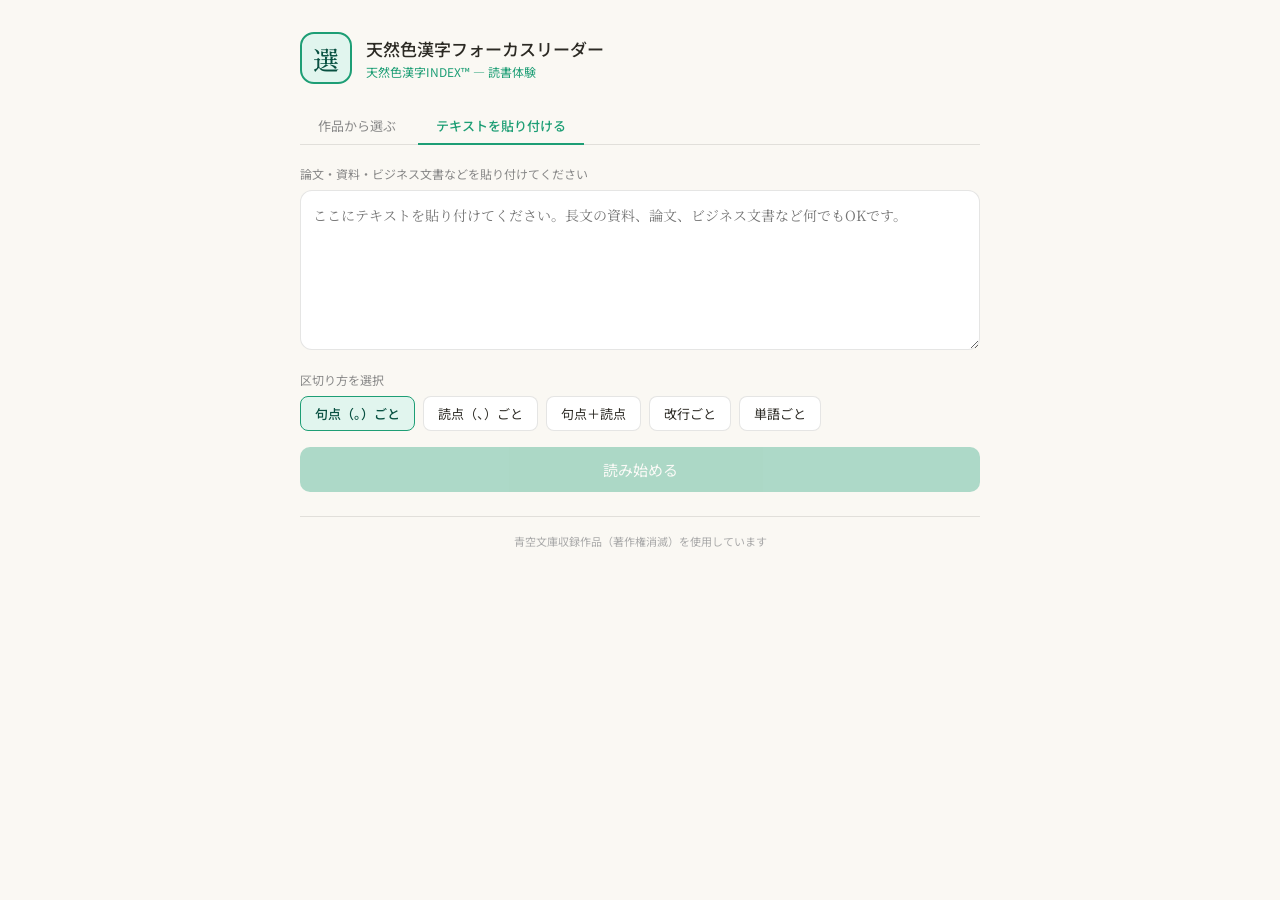
<file: index.html>
<!DOCTYPE html>
<html lang="ja">
<head>
  <meta charset="UTF-8">
  <meta name="viewport" content="width=device-width, initial-scale=1.0">
  <title>天然色漢字フォーカスリーダー</title>
  <link rel="preconnect" href="https://fonts.googleapis.com">
  <link href="https://fonts.googleapis.com/css2?family=Noto+Serif+JP:wght@300;400;500&family=Noto+Sans+JP:wght@300;400;500&display=swap" rel="stylesheet">
  <link rel="stylesheet" href="css/style.css">
</head>
<body>

<div id="top-app">
  <header id="top-header">
    <div id="logo-kanji">選</div>
    <div>
      <div id="logo-title">天然色漢字フォーカスリーダー</div>
      <div id="logo-sub">天然色漢字INDEX™ — 読書体験</div>
    </div>
  </header>

  <div id="mode-tabs">
    <button class="mode-tab" data-tab="books">作品から選ぶ</button>
    <button class="mode-tab active" data-tab="custom">テキストを貼り付ける</button>
  </div>

  <main id="tab-books" style="display:none">
    <div id="book-grid"></div>
  </main>

  <div id="tab-custom">
    <p class="section-label">論文・資料・ビジネス文書などを貼り付けてください</p>
    <textarea id="input-text" placeholder="ここにテキストを貼り付けてください。長文の資料、論文、ビジネス文書など何でもOKです。"></textarea>
    <p class="section-label">区切り方を選択</p>
    <div class="split-row">
      <button class="split-btn active" data-mode="kuten">句点（。）ごと</button>
      <button class="split-btn" data-mode="touten">読点（、）ごと</button>
      <button class="split-btn" data-mode="both">句点＋読点</button>
      <button class="split-btn" data-mode="line">改行ごと</button>
      <button class="split-btn" data-mode="word">単語ごと</button>
    </div>
    <button id="start-custom-btn" disabled>読み始める</button>
  </div>

  <footer id="top-footer">
    青空文庫収録作品（著作権消滅）を使用しています
  </footer>
</div>

<script src="data/kokoro.js"></script>
<script src="data/botchan.js"></script>
<script src="data/takekurabe.js"></script>
<script>
  const tabs = document.querySelectorAll('.mode-tab');
  tabs.forEach(tab => {
    tab.addEventListener('click', () => {
      tabs.forEach(t => t.classList.remove('active'));
      tab.classList.add('active');
      document.getElementById('tab-books').style.display = tab.dataset.tab === 'books' ? 'block' : 'none';
      document.getElementById('tab-custom').style.display = tab.dataset.tab === 'custom' ? 'block' : 'none';
    });
  });

  const books = [KOKORO, BOTCHAN, TAKEKURABE];
  const grid = document.getElementById('book-grid');
  books.forEach(book => {
    const card = document.createElement('div');
    card.className = 'book-card';
    card.innerHTML = `
      <div class="book-kanji">${book.kanji}</div>
      <div class="book-info">
        <div class="book-title">${book.title}</div>
        <div class="book-author">${book.author}</div>
        <div class="book-desc">${book.description}</div>
      </div>
      <div class="book-lines">${book.lines.length}行</div>
    `;
    card.addEventListener('click', () => {
      localStorage.setItem('selectedBook', book.id);
      localStorage.removeItem('customChunks');
      window.location.href = 'reader.html';
    });
    grid.appendChild(card);
  });

  let splitMode = 'kuten';
  document.querySelectorAll('.split-btn').forEach(btn => {
    btn.addEventListener('click', () => {
      document.querySelectorAll('.split-btn').forEach(b => b.classList.remove('active'));
      btn.classList.add('active');
      splitMode = btn.dataset.mode;
    });
  });

  const inputText = document.getElementById('input-text');
  const startBtn = document.getElementById('start-custom-btn');
  inputText.addEventListener('input', () => { startBtn.disabled = inputText.value.trim().length < 5; });

  function splitText(text, m) {
    if (m === 'kuten')  return text.split(/(?<=。)/).map(s => s.trim()).filter(Boolean);
    if (m === 'touten') return text.split(/(?<=、)/).map(s => s.trim()).filter(Boolean);
    if (m === 'both')   return text.split(/(?<=[。、])/).map(s => s.trim()).filter(Boolean);
    if (m === 'line')   return text.split(/\n+/).map(s => s.trim()).filter(Boolean);
    if (m === 'word')   return text.match(/[\u4e00-\u9fff\u3040-\u30ff]{1,8}|[a-zA-Z0-9]+|[^\s]/g) || [];
    return [];
  }

  startBtn.addEventListener('click', () => {
    const chunks = splitText(inputText.value.trim(), splitMode);
    if (!chunks.length) return;
    localStorage.setItem('customChunks', JSON.stringify(chunks));
    localStorage.setItem('splitMode', splitMode);
    localStorage.removeItem('selectedBook');
    window.location.href = 'reader.html';
  });
</script>
</body>
</html>
</file>
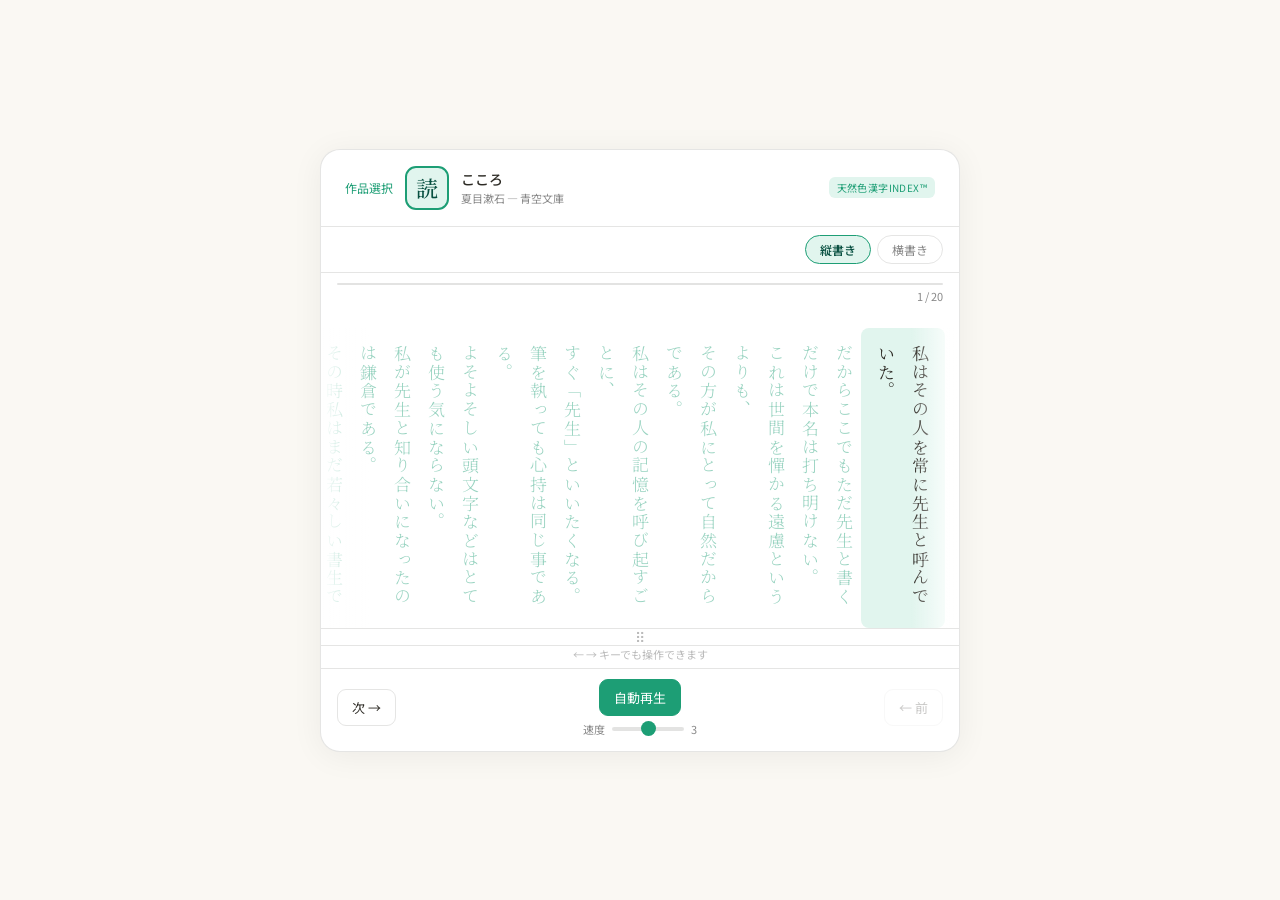
<file: reader.html>
<!DOCTYPE html>
<html lang="ja">
<head>
  <meta charset="UTF-8">
  <meta name="viewport" content="width=device-width, initial-scale=1.0">
  <title>フォーカスリーダー</title>
  <link rel="preconnect" href="https://fonts.googleapis.com">
  <link href="https://fonts.googleapis.com/css2?family=Noto+Serif+JP:wght@300;400;500&family=Noto+Sans+JP:wght@300;400;500&display=swap" rel="stylesheet">
  <link rel="stylesheet" href="css/style.css">
</head>
<body>

<div id="app">
  <div id="header">
    <button id="btn-back">作品選択</button>
    <div id="kanji-badge">読</div>
    <div id="header-info">
      <div id="header-title">—</div>
      <div id="header-sub">—</div>
    </div>
    <div id="brand">天然色漢字INDEX™</div>
  </div>

  <!-- 縦書き・横書き切替 -->
  <div id="mode-bar">
    <button class="mode-btn active" id="btn-tate" onclick="setMode('tate')">縦書き</button>
    <button class="mode-btn" id="btn-yoko" onclick="setMode('yoko')">横書き</button>
  </div>

  <div id="progress-wrap"><div id="progress-bar"></div></div>
  <div id="progress-label">1 / 0</div>
  <div id="chunk-info"></div>

  <div id="reader-area">
    <!-- 縦書きステージ -->
    <div id="stage-tate">
      <div id="fade-l"></div>
      <div id="fade-r"></div>
      <div id="track-tate"></div>
    </div>
    <!-- 横書きステージ -->
    <div id="stage-yoko" style="display:none">
      <div id="fade-t"></div>
      <div id="fade-b"></div>
      <div id="track-yoko"></div>
    </div>
    <!-- リサイザー -->
    <div id="stage-resizer">⠿</div>
    <!-- 読了バナー -->
    <div id="complete-banner">
      <div id="complete-kanji">完</div>
      <div id="complete-msg">読了しました</div>
      <div id="complete-sub">お疲れさまでした</div>
      <button id="reset-btn">最初から読む</button>
      <button id="back-btn">作品選択に戻る</button>
    </div>
  </div>

  <div id="hint">← → キーでも操作できます</div>

  <div id="controls">
    <button class="ctrl-btn" id="btn-next">次 →</button>
    <div id="speed-wrap">
      <button class="ctrl-btn primary" id="btn-auto">自動再生</button>
      <div id="speed-row">
        <label>速度</label>
        <input type="range" min="1" max="5" value="3" step="1" id="speed-slider">
        <label id="speed-val">3</label>
      </div>
    </div>
    <button class="ctrl-btn" id="btn-prev" disabled>← 前</button>
  </div>
</div>

<script src="data/kokoro.js"></script>
<script src="data/botchan.js"></script>
<script src="data/takekurabe.js"></script>
<script src="js/reader.js"></script>
</body>
</html>
</file>
<file: css/style.css>
/* ===== 天然色漢字フォーカスリーダー v4 — 共通スタイル ===== */

*, *::before, *::after { box-sizing: border-box; margin: 0; padding: 0; }

:root {
  --ac: #1d9e75;
  --ac-bg: #e1f5ee;
  --ac-text: #085041;
  --tx: #2c2a24;
  --su: #fff;
  --bd: rgba(44,42,36,0.12);
  --mu: rgba(44,42,36,0.13);
  --shadow: 0 4px 32px rgba(0,0,0,0.06);
}

@media (prefers-color-scheme: dark) {
  :root {
    --ac: #5dcaa5;
    --ac-bg: #04342c;
    --ac-text: #9fe1cb;
    --tx: #e8e4d8;
    --su: #1e1d1a;
    --bd: rgba(232,228,216,0.1);
    --mu: rgba(232,228,216,0.12);
    --shadow: 0 4px 32px rgba(0,0,0,0.3);
  }
}

html, body {
  min-height: 100%;
  background: #faf8f3;
  color: var(--tx);
  font-family: 'Noto Serif JP', serif;
}

@media (prefers-color-scheme: dark) {
  html, body { background: #141412; }
}

/* ===== トップページ ===== */

body:has(#top-app) {
  display: flex;
  align-items: flex-start;
  justify-content: center;
  padding: 2rem 1.5rem;
}

#top-app { width: 100%; max-width: 680px; }

#top-header {
  display: flex;
  align-items: center;
  gap: 14px;
  margin-bottom: 1.5rem;
}

#logo-kanji {
  width: 52px; height: 52px;
  border-radius: 14px;
  background: var(--ac-bg);
  border: 2px solid var(--ac);
  display: flex; align-items: center; justify-content: center;
  font-size: 26px; color: var(--ac-text);
  font-family: 'Noto Serif JP', serif; font-weight: 500; flex-shrink: 0;
}

#logo-title { font-size: 17px; font-weight: 500; color: var(--tx); font-family: 'Noto Sans JP', sans-serif; }
#logo-sub { font-size: 12px; color: var(--ac); font-family: 'Noto Sans JP', sans-serif; margin-top: 2px; }

#mode-tabs {
  display: flex; gap: 4px;
  margin-bottom: 1.25rem;
  border-bottom: 1px solid var(--bd);
  padding-bottom: 0;
}

.mode-tab {
  padding: 8px 18px; font-size: 13px;
  font-family: 'Noto Sans JP', sans-serif;
  color: #888; background: none; border: none;
  border-bottom: 2px solid transparent;
  cursor: pointer; transition: all 0.15s; margin-bottom: -1px;
}

.mode-tab:hover { color: var(--tx); }
.mode-tab.active { color: var(--ac); border-bottom-color: var(--ac); font-weight: 500; }

#book-grid {
  display: grid;
  grid-template-columns: repeat(auto-fill, minmax(200px, 1fr));
  gap: 14px; margin-bottom: 1.5rem;
}

.book-card {
  background: var(--su); border: 1px solid var(--bd);
  border-radius: 16px; padding: 1.25rem;
  cursor: pointer; transition: all 0.2s ease;
  display: flex; flex-direction: column; gap: 10px;
  box-shadow: var(--shadow);
}

.book-card:hover { border-color: var(--ac); transform: translateY(-2px); }

.book-kanji {
  width: 44px; height: 44px; border-radius: 10px;
  background: var(--ac-bg); border: 1.5px solid var(--ac);
  display: flex; align-items: center; justify-content: center;
  font-size: 22px; color: var(--ac-text); font-family: 'Noto Serif JP', serif;
}

.book-title { font-size: 15px; font-weight: 500; color: var(--tx); font-family: 'Noto Sans JP', sans-serif; }
.book-author { font-size: 12px; color: var(--ac); font-family: 'Noto Sans JP', sans-serif; }
.book-desc { font-size: 12px; color: #888; font-family: 'Noto Sans JP', sans-serif; line-height: 1.6; }
.book-lines { font-size: 11px; color: #aaa; font-family: 'Noto Sans JP', sans-serif; text-align: right; }

#tab-custom { padding-bottom: 1.5rem; }

.section-label {
  display: block; font-size: 12px; color: #888;
  font-family: 'Noto Sans JP', sans-serif; margin-bottom: 8px;
}

textarea {
  width: 100%; height: 160px; padding: 12px;
  border: 1px solid var(--bd); border-radius: 12px;
  background: var(--su); color: var(--tx);
  font-size: 14px; font-family: 'Noto Serif JP', serif;
  line-height: 1.8; resize: vertical; margin-bottom: 16px;
  transition: border-color 0.15s;
}

textarea:focus { outline: none; border-color: var(--ac); }

.split-row { display: flex; gap: 8px; flex-wrap: wrap; margin-bottom: 16px; }

.split-btn {
  padding: 7px 14px; border-radius: 8px;
  border: 1px solid var(--bd); background: var(--su);
  color: var(--tx); font-size: 13px; font-family: 'Noto Sans JP', sans-serif;
  cursor: pointer; transition: all 0.15s;
}

.split-btn:hover { background: var(--ac-bg); border-color: var(--ac); color: var(--ac-text); }
.split-btn.active { background: var(--ac-bg); border-color: var(--ac); color: var(--ac-text); font-weight: 500; }

#start-custom-btn {
  width: 100%; padding: 12px; border-radius: 10px; border: none;
  background: var(--ac); color: #fff; font-size: 15px;
  font-family: 'Noto Sans JP', sans-serif; cursor: pointer; transition: opacity 0.15s;
}

#start-custom-btn:hover { opacity: 0.88; }
#start-custom-btn:disabled { opacity: 0.35; cursor: default; }

#top-footer {
  font-size: 11px; color: #aaa;
  font-family: 'Noto Sans JP', sans-serif;
  text-align: center; padding-top: 1rem;
  border-top: 1px solid var(--bd);
}

/* ===== 読書ページ ===== */

body:has(#app) {
  display: flex; align-items: center; justify-content: center;
  min-height: 100vh; padding: 1.5rem;
}

#app {
  width: 100%; max-width: 640px;
  background: var(--su); border-radius: 20px;
  border: 1px solid var(--bd); overflow: hidden;
  box-shadow: var(--shadow);
}

#header {
  padding: 1rem 1.5rem; border-bottom: 1px solid var(--bd);
  display: flex; align-items: center; gap: 12px;
}

#btn-back {
  font-size: 12px; color: var(--ac);
  font-family: 'Noto Sans JP', sans-serif;
  background: none; border: none; cursor: pointer;
  padding: 4px 0; white-space: nowrap; flex-shrink: 0;
}

#btn-back:hover { text-decoration: underline; }

#kanji-badge {
  width: 44px; height: 44px; border-radius: 11px;
  background: var(--ac-bg); border: 2px solid var(--ac);
  display: flex; align-items: center; justify-content: center;
  font-size: 22px; color: var(--ac-text);
  font-family: 'Noto Serif JP', serif; font-weight: 500;
  flex-shrink: 0; transition: all 0.4s ease;
}

#header-info { flex: 1; min-width: 0; }

#header-title {
  font-size: 14px; font-weight: 500; color: var(--tx);
  font-family: 'Noto Sans JP', sans-serif;
  white-space: nowrap; overflow: hidden; text-overflow: ellipsis;
}

#header-sub { font-size: 11px; color: #888; font-family: 'Noto Sans JP', sans-serif; margin-top: 1px; }

#brand {
  font-size: 10px; font-family: 'Noto Sans JP', sans-serif;
  color: var(--ac); letter-spacing: 0.04em;
  background: var(--ac-bg); padding: 3px 8px;
  border-radius: 6px; white-space: nowrap; flex-shrink: 0;
}

/* 縦書き・横書き切替バー */
#mode-bar {
  display: flex; align-items: center; justify-content: flex-end;
  gap: 6px; padding: 8px 16px;
  border-bottom: 0.5px solid var(--bd);
}

.mode-btn {
  padding: 5px 14px; border-radius: 20px;
  border: 1px solid var(--bd); background: transparent;
  color: #888; font-size: 12px;
  font-family: 'Noto Sans JP', sans-serif;
  cursor: pointer; transition: all 0.15s;
}

.mode-btn:hover { background: var(--ac-bg); }
.mode-btn.active { background: var(--ac-bg); border-color: var(--ac); color: var(--ac-text); font-weight: 500; }

#progress-wrap {
  height: 2px; background: var(--mu);
  margin: 10px 16px 0; border-radius: 2px; overflow: hidden;
}

#progress-bar {
  height: 100%; background: var(--ac);
  border-radius: 2px; transition: width 0.35s ease; width: 0%;
}

#progress-label {
  font-size: 11px; color: #888;
  font-family: 'Noto Sans JP', sans-serif;
  text-align: right; padding: 3px 16px 0;
}

#chunk-info {
  font-size: 11px; color: var(--ac);
  font-family: 'Noto Sans JP', sans-serif;
  text-align: center; padding: 4px 16px 6px; min-height: 24px;
}

#reader-area { position: relative; }

/* 縦書きステージ */
#stage-tate {
  height: 300px; overflow: hidden;
  position: relative; padding: 0 24px;
}

#track-tate {
  display: flex; flex-direction: row; height: 100%;
  transition: transform 0.45s cubic-bezier(0.4, 0, 0.2, 1);
  will-change: transform;
}

.col-tate {
  display: flex; flex-direction: column; justify-content: flex-start;
  writing-mode: vertical-rl; text-orientation: mixed;
  height: 100%; padding: 16px 0; flex-shrink: 0;
  transition: all 0.4s; cursor: pointer; border-radius: 8px;
}

.col-tate .ct {
  font-family: 'Noto Serif JP', serif; letter-spacing: 0.1em;
  line-height: 2; font-size: 17px;
  transition: opacity 0.4s, color 0.4s;
}

.col-tate.future .ct { color: var(--ac); opacity: 0.45; font-weight: 300; }
.col-tate.active .ct { color: var(--tx); opacity: 1; font-weight: 400; }
.col-tate.active { background: var(--ac-bg); padding: 16px 8px; }
.col-tate.near .ct { opacity: 0.5; font-weight: 300; }
.col-tate.far .ct { opacity: 0.15; font-weight: 300; }

/* 横書きステージ */
#stage-yoko {
  height: 300px; overflow: hidden;
  position: relative; padding: 0 24px;
}

#track-yoko {
  display: flex; flex-direction: column; width: 100%;
  transition: transform 0.45s cubic-bezier(0.4, 0, 0.2, 1);
  will-change: transform;
}

.col-yoko {
  padding: 12px 16px; border-radius: 8px;
  transition: all 0.4s; cursor: pointer; flex-shrink: 0;
}

.col-yoko .ct {
  font-family: 'Noto Serif JP', serif; letter-spacing: 0.04em;
  line-height: 1.9; font-size: 17px;
  transition: opacity 0.4s, color 0.4s; display: block;
}

.col-yoko.future .ct { color: var(--ac); opacity: 0.45; font-weight: 300; }
.col-yoko.active .ct { color: var(--tx); opacity: 1; font-weight: 400; }
.col-yoko.active { background: var(--ac-bg); }
.col-yoko.near .ct { opacity: 0.5; font-weight: 300; }
.col-yoko.far .ct { opacity: 0.15; font-weight: 300; }

/* フェード */
#fade-l, #fade-r {
  position: absolute; top: 0; width: 48px; height: 100%;
  pointer-events: none; z-index: 2;
}

#fade-l { left: 0; background: linear-gradient(to right, var(--su), transparent); }
#fade-r { right: 0; background: linear-gradient(to left, var(--su), transparent); }

#fade-t, #fade-b {
  position: absolute; left: 0; width: 100%; height: 48px;
  pointer-events: none; z-index: 2;
}

#fade-t { top: 0; background: linear-gradient(to bottom, var(--su), transparent); }
#fade-b { bottom: 0; background: linear-gradient(to top, var(--su), transparent); }

/* リサイザー */
#stage-resizer {
  height: 18px; display: flex; align-items: center; justify-content: center;
  cursor: ns-resize; color: #bbb;
  border-top: 0.5px solid var(--bd); border-bottom: 0.5px solid var(--bd);
  font-size: 14px; user-select: none; transition: background 0.15s;
}

#stage-resizer:hover { background: var(--ac-bg); color: var(--ac); }

/* 読了バナー */
#complete-banner {
  display: none; flex-direction: column; align-items: center;
  justify-content: center; gap: 12px; padding: 2.5rem 2rem;
  text-align: center; height: 300px;
}

#complete-kanji {
  width: 68px; height: 68px; border-radius: 16px;
  background: var(--ac-bg); border: 2px solid var(--ac);
  display: flex; align-items: center; justify-content: center;
  font-size: 34px; color: var(--ac-text); font-family: 'Noto Serif JP', serif;
}

#complete-msg { font-size: 18px; font-weight: 500; color: var(--tx); font-family: 'Noto Sans JP', sans-serif; }
#complete-sub { font-size: 13px; color: #888; font-family: 'Noto Sans JP', sans-serif; }

#reset-btn, #back-btn {
  padding: 10px 24px; border-radius: 10px; font-size: 14px;
  font-family: 'Noto Sans JP', sans-serif; cursor: pointer; transition: background 0.15s;
}

#reset-btn { border: 1px solid var(--ac); background: transparent; color: var(--ac); }
#reset-btn:hover { background: var(--ac-bg); }
#back-btn { border: 1px solid var(--bd); background: transparent; color: #888; }
#back-btn:hover { background: var(--ac-bg); color: var(--ac); }

#hint {
  font-size: 11px; color: #bbb;
  font-family: 'Noto Sans JP', sans-serif;
  text-align: center; padding: 0 16px 6px;
}

#controls {
  display: flex; align-items: center; justify-content: space-between;
  padding: 10px 16px 14px; border-top: 1px solid var(--bd); gap: 10px;
}

.ctrl-btn {
  display: flex; align-items: center; gap: 5px;
  padding: 8px 14px; border-radius: 9px;
  border: 0.5px solid var(--bd); background: transparent;
  color: var(--tx); font-size: 13px;
  font-family: 'Noto Sans JP', sans-serif;
  cursor: pointer; transition: background 0.15s;
}

.ctrl-btn:hover { background: var(--ac-bg); }
.ctrl-btn:disabled { opacity: 0.25; cursor: default; }
.ctrl-btn:disabled:hover { background: transparent; }
.ctrl-btn.primary { background: var(--ac); border-color: var(--ac); color: #fff; }
.ctrl-btn.primary:hover { opacity: 0.88; }

#speed-wrap { display: flex; flex-direction: column; align-items: center; gap: 5px; }
#speed-row { display: flex; align-items: center; gap: 7px; }
#speed-row label { font-size: 11px; color: #888; font-family: 'Noto Sans JP', sans-serif; }

input[type=range] {
  -webkit-appearance: none; appearance: none;
  width: 72px; height: 4px; border-radius: 2px;
  background: var(--mu); outline: none;
}

input[type=range]::-webkit-slider-thumb {
  -webkit-appearance: none; width: 15px; height: 15px;
  border-radius: 50%; background: var(--ac); cursor: pointer;
}

/* ===== レスポンシブ ===== */

@media (max-width: 480px) {
  body:has(#app) { padding: 0; align-items: flex-start; }
  #app { border-radius: 0; box-shadow: none; min-height: 100vh; }
  .ctrl-btn { padding: 8px 10px; font-size: 12px; }
  #brand { display: none; }
  body:has(#top-app) { padding: 1rem; }
  #book-grid { grid-template-columns: 1fr 1fr; gap: 10px; }
  .split-btn { font-size: 12px; padding: 6px 10px; }
}
</file>
